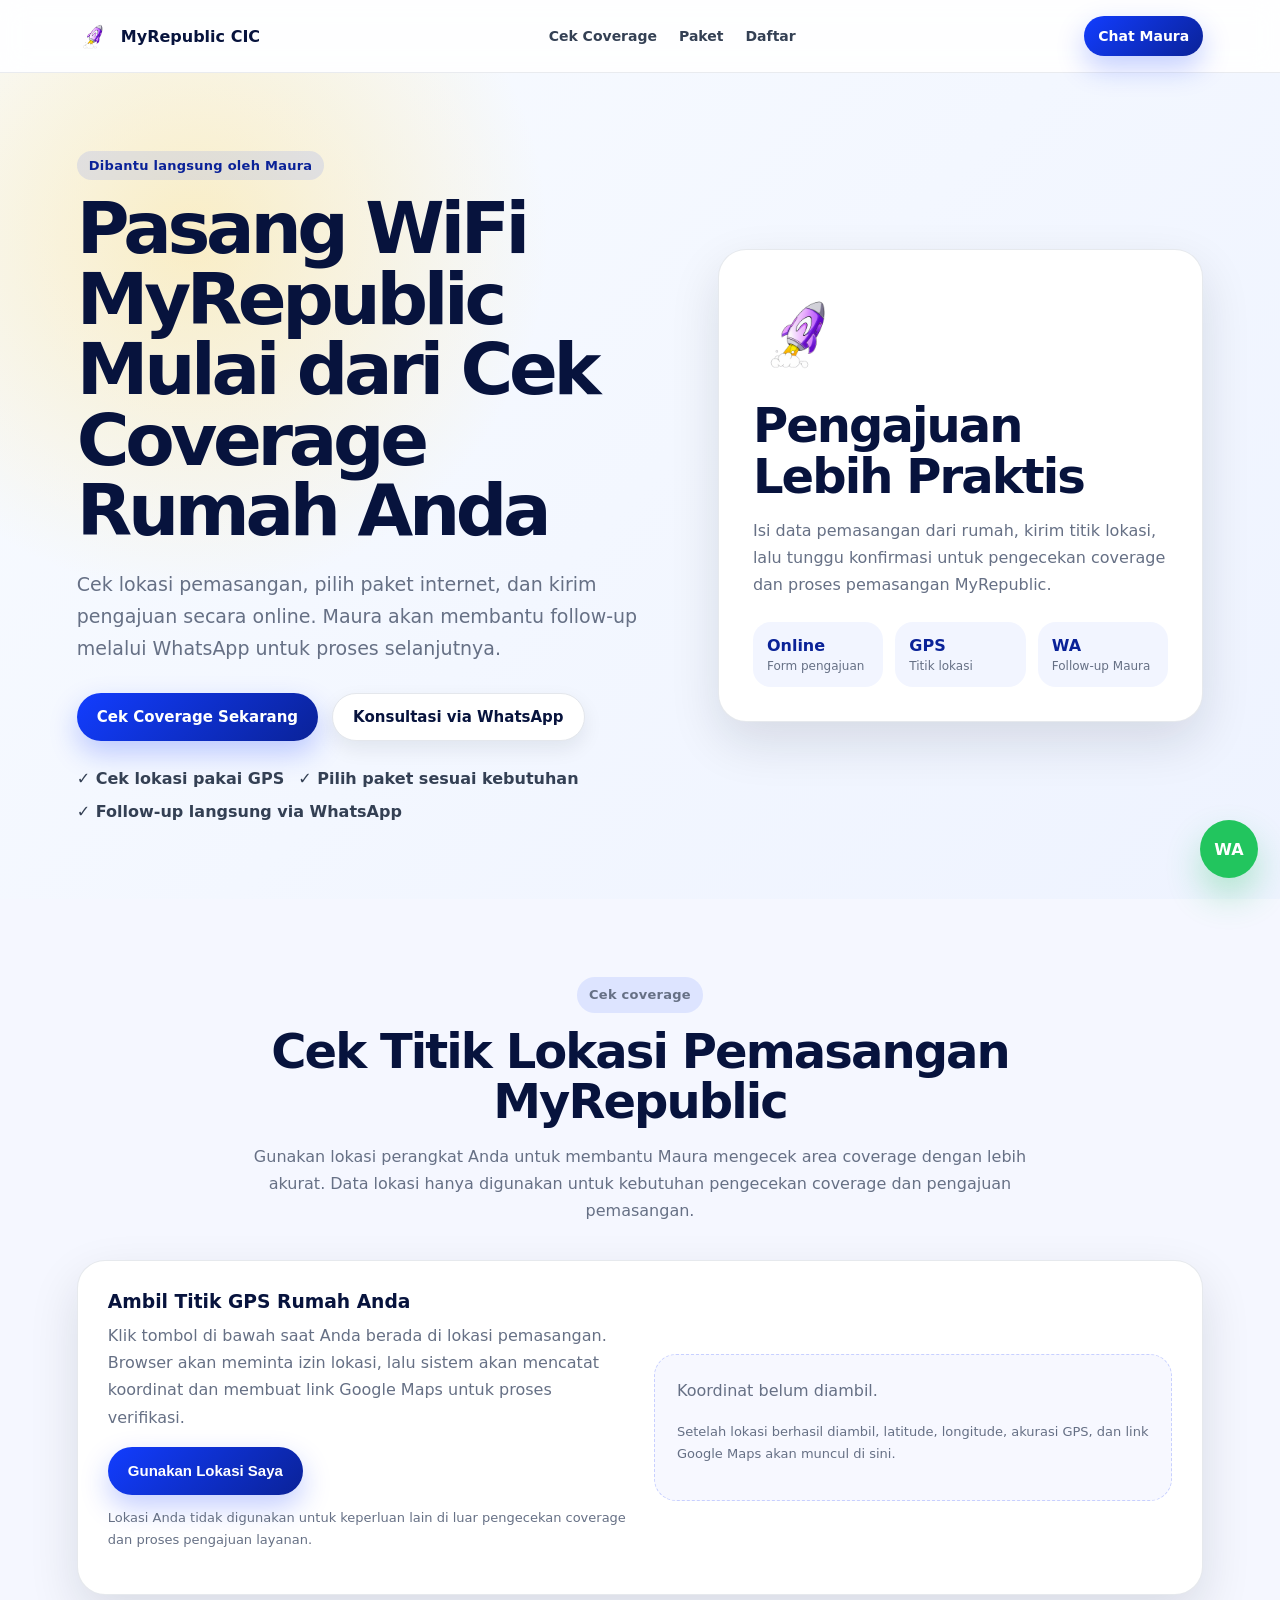
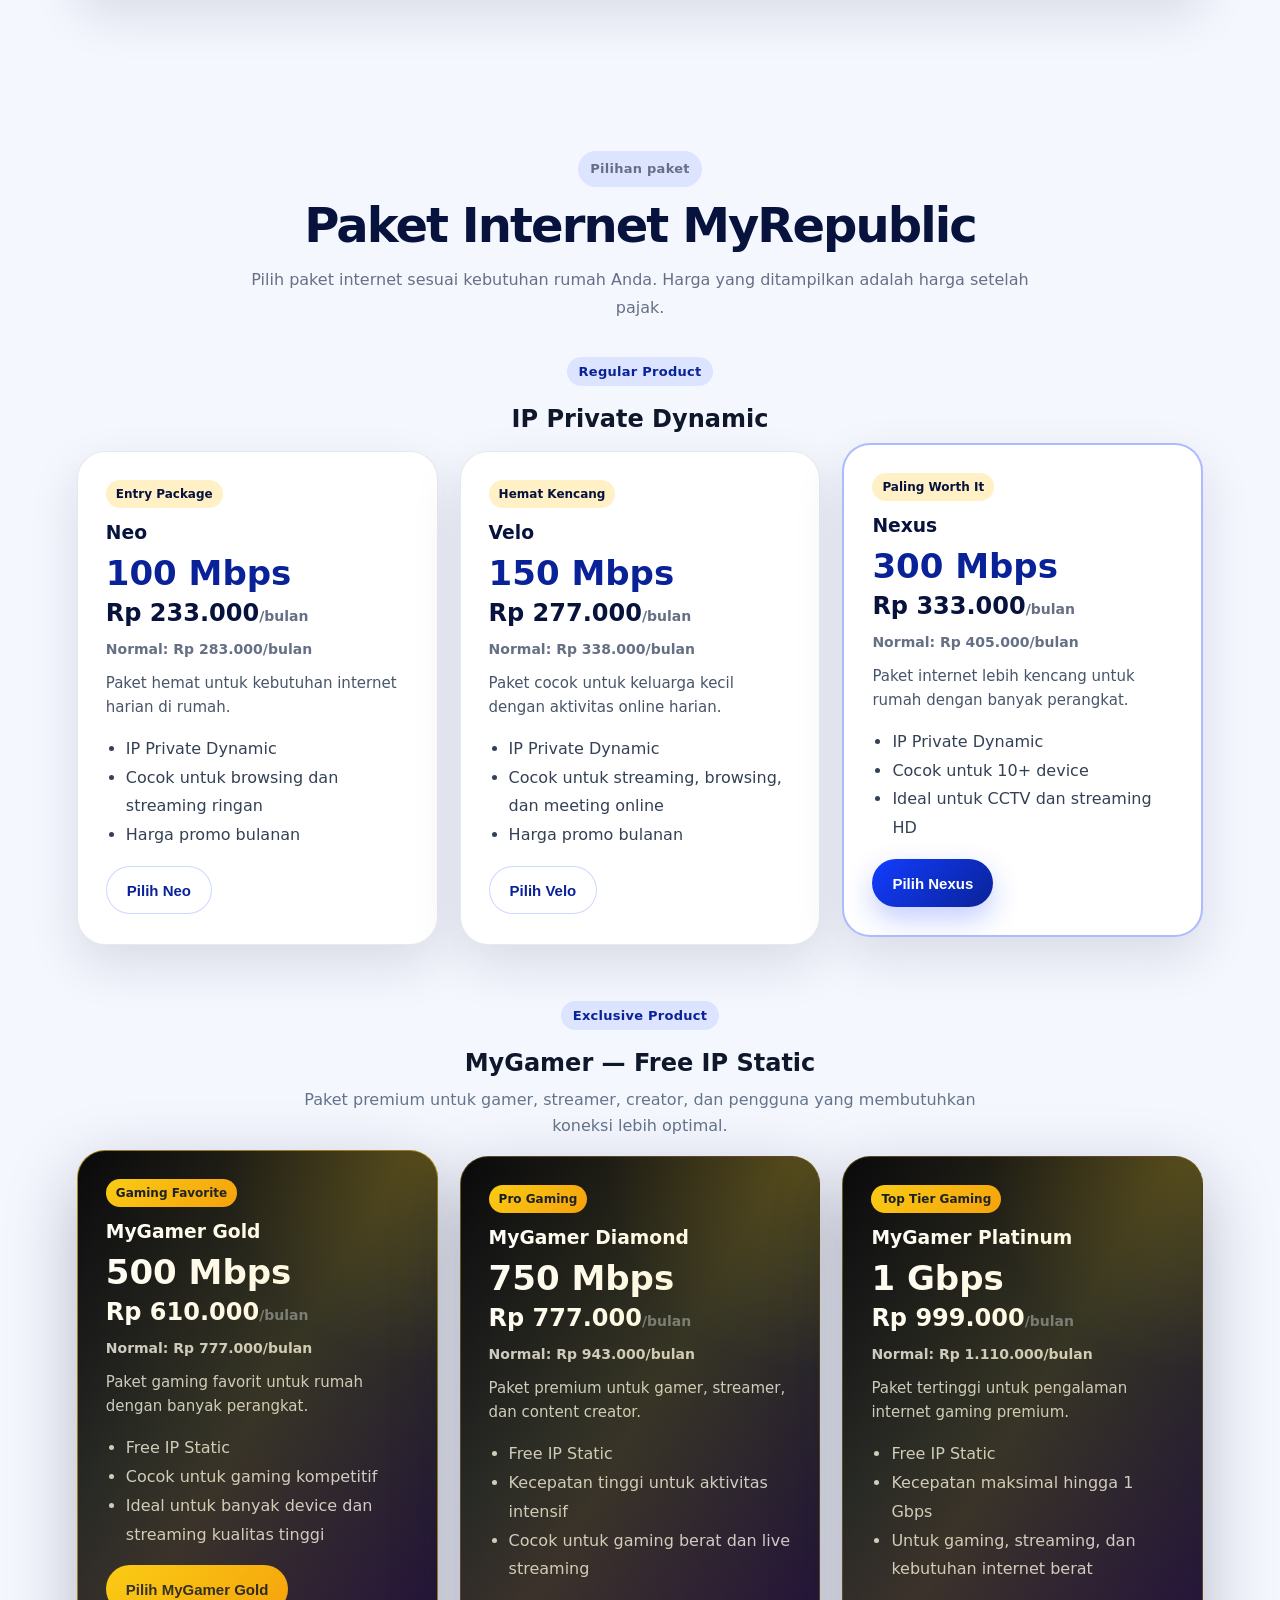
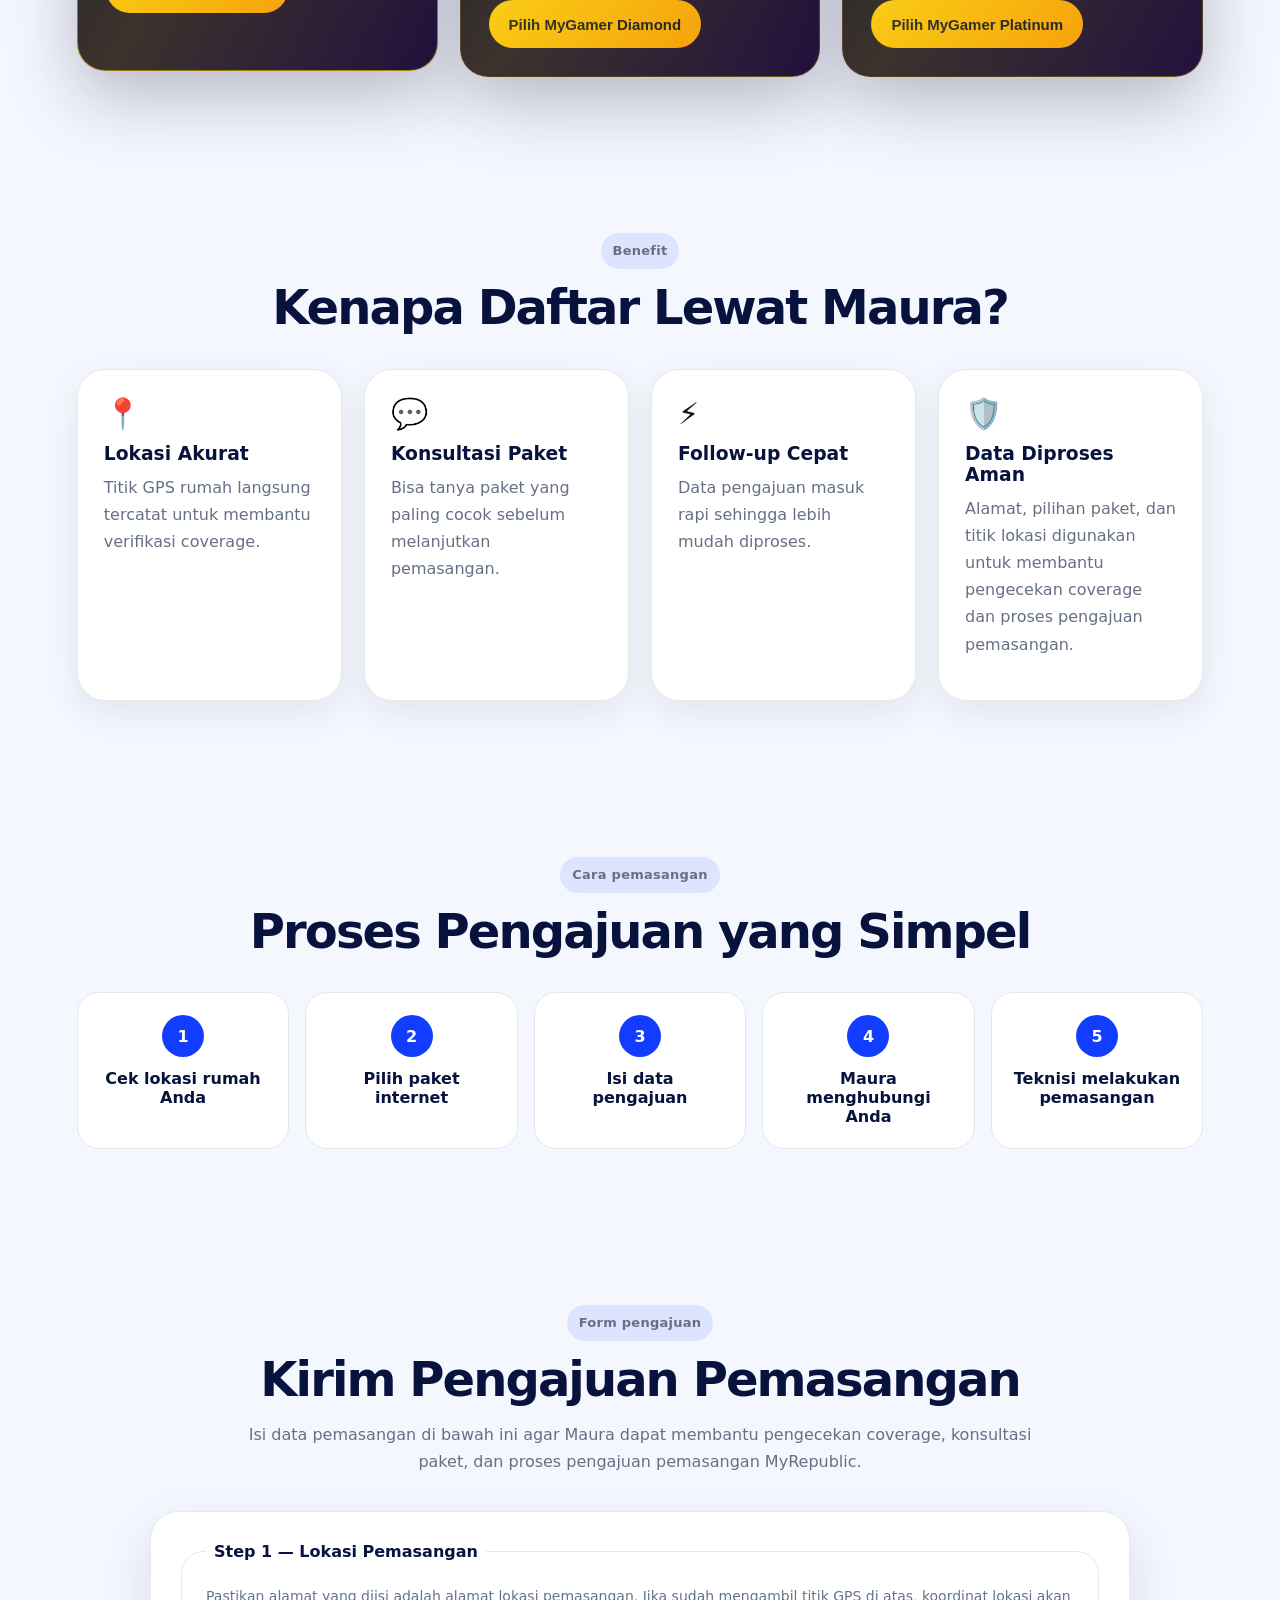
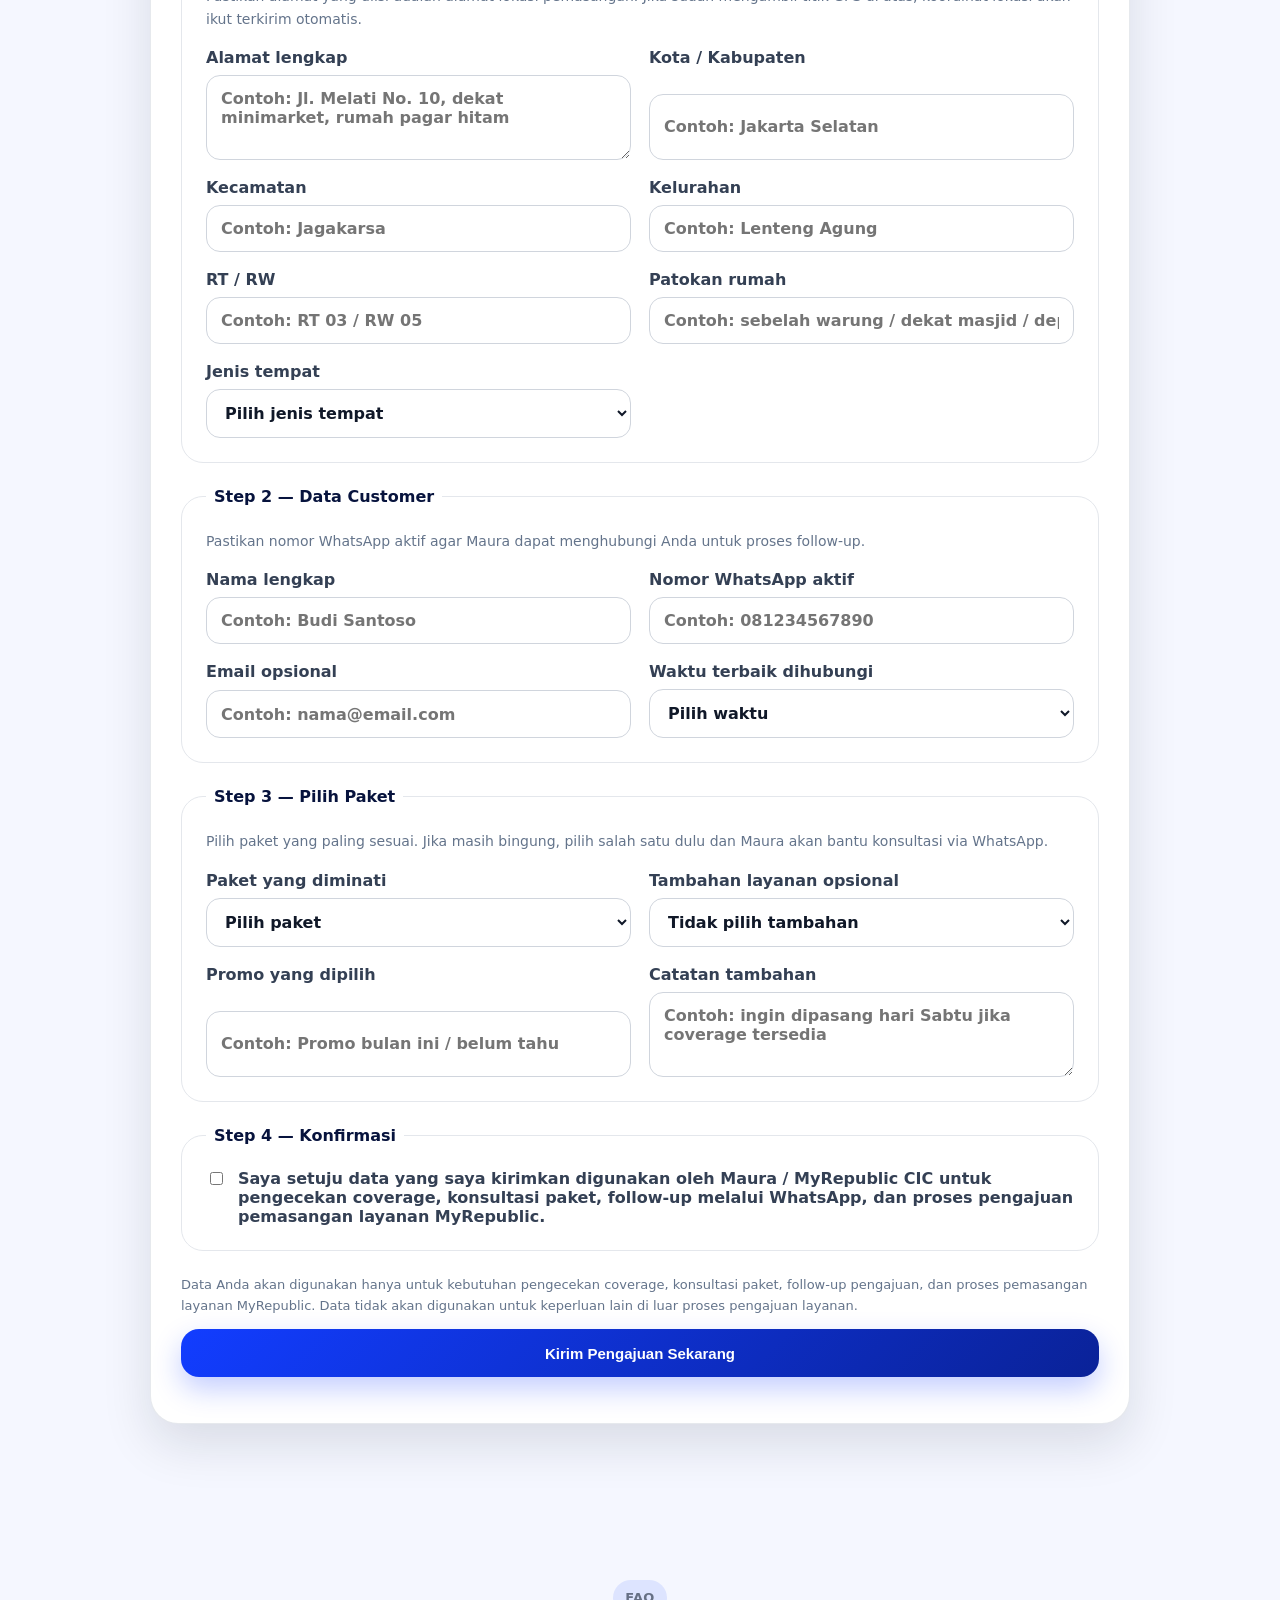
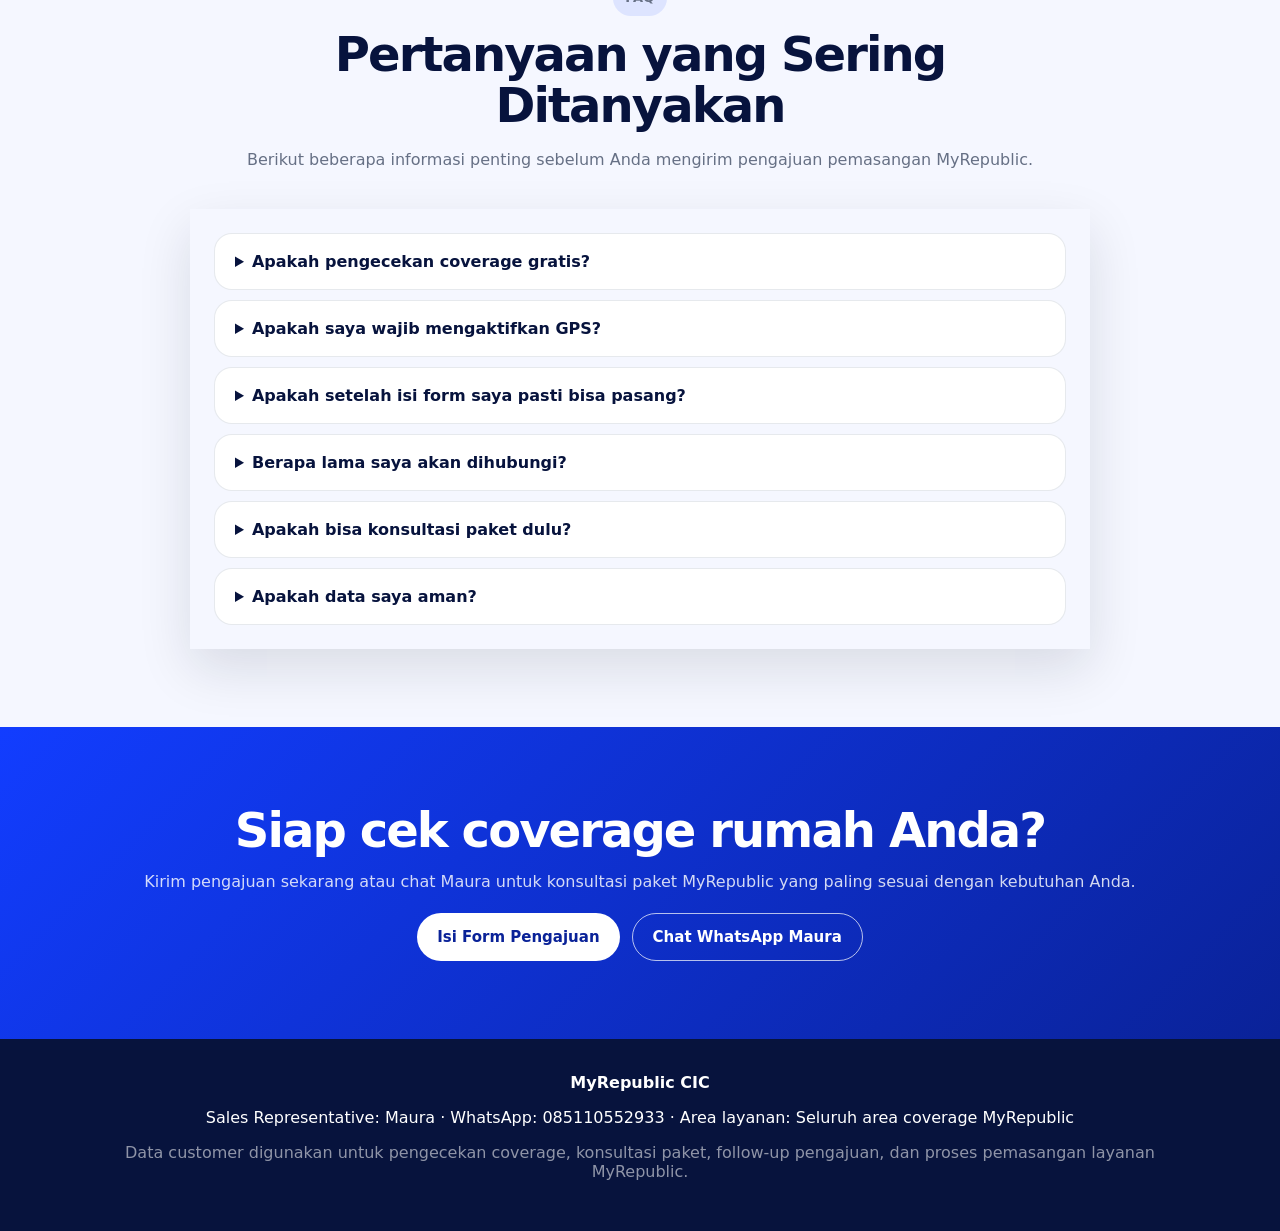
<file: index.html>
<!DOCTYPE html>
<html lang="id">
<head>
  <meta charset="UTF-8" />
  <meta name="viewport" content="width=device-width, initial-scale=1.0" />
  <title>MyRepublic CIC | Cek Coverage & Pasang Internet</title>
  <meta name="description" content="Cek coverage MyRepublic, pilih paket internet, dan kirim pengajuan pemasangan langsung melalui Maura." />
  <link rel="stylesheet" href="styles.css" />
</head>
<body>
  <header class="navbar">
    <a class="brand brand-with-logo" href="#hero">
  <img src="assets/rocket-logo.png" alt="MyRepublic CIC" />
  <span>MyRepublic CIC</span>
</a>
    <nav class="nav-links" aria-label="Navigasi utama">
      <a href="#coverage">Cek Coverage</a>
      <a href="#packages">Paket</a>
      <a href="#form">Daftar</a>
    </nav>
    <a class="btn btn-small btn-primary" id="waTop" href="#" target="_blank" rel="noopener">Chat Maura</a>
  </header>

  <main>
    <section id="hero" class="hero section-pad">
      <div class="hero-content">
        <p class="eyebrow">Dibantu langsung oleh Maura</p>
        
        <h1>Pasang WiFi MyRepublic Mulai dari Cek Coverage Rumah Anda</h1>
        
        <p class="hero-subtitle">
          Cek lokasi pemasangan, pilih paket internet, dan kirim pengajuan secara online.
          Maura akan membantu follow-up melalui WhatsApp untuk proses selanjutnya.
        </p>
        
        <div class="hero-actions">
          <a class="btn btn-primary" href="#coverage">Cek Coverage Sekarang</a>
          <a class="btn btn-secondary" id="waHero" href="#" target="_blank" rel="noopener">
            Konsultasi via WhatsApp
          </a>
    </div>

    <div class="trust-list" aria-label="Keunggulan utama">
      <span>✓ Cek lokasi pakai GPS</span>
      <span>✓ Pilih paket sesuai kebutuhan</span>
      <span>✓ Follow-up langsung via WhatsApp</span>
    </div>
  </div>

  <div class="hero-card" aria-label="Ringkasan layanan">
    <img class="hero-rocket-logo" src="assets/rocket-logo.png" alt="MyRepublic CIC Rocket Logo" />
    <h2>Pengajuan Lebih Praktis</h2>

    <p>
      Isi data pemasangan dari rumah, kirim titik lokasi, lalu tunggu konfirmasi
      untuk pengecekan coverage dan proses pemasangan MyRepublic.
    </p>

    <div class="mini-stat-grid">
      <div>
        <strong>Online</strong>
        <span>Form pengajuan</span>
      </div>
      <div>
        <strong>GPS</strong>
        <span>Titik lokasi</span>
      </div>
      <div>
        <strong>WA</strong>
        <span>Follow-up Maura</span>
      </div>
    </div>
  </div>
</section>

    <section id="coverage" class="section-pad coverage-section">
  <div class="section-header">
    <p class="eyebrow">Cek coverage</p>
    <h2>Cek Titik Lokasi Pemasangan MyRepublic</h2>
    <p>
      Gunakan lokasi perangkat Anda untuk membantu Maura mengecek area coverage dengan lebih akurat.
      Data lokasi hanya digunakan untuk kebutuhan pengecekan coverage dan pengajuan pemasangan.
    </p>
  </div>

  <div class="coverage-card">
    <div>
      <h3>Ambil Titik GPS Rumah Anda</h3>
      <p>
        Klik tombol di bawah saat Anda berada di lokasi pemasangan. Browser akan meminta izin lokasi,
        lalu sistem akan mencatat koordinat dan membuat link Google Maps untuk proses verifikasi.
      </p>

      <button class="btn btn-primary" id="getLocationBtn" type="button">
        Gunakan Lokasi Saya
      </button>

      <p class="privacy-mini">
        Lokasi Anda tidak digunakan untuk keperluan lain di luar pengecekan coverage dan proses pengajuan layanan.
      </p>
    </div>

    <div class="location-result" id="locationResult">
      <p class="muted">Koordinat belum diambil.</p>
      <p class="muted small-text">
        Setelah lokasi berhasil diambil, latitude, longitude, akurasi GPS, dan link Google Maps akan muncul di sini.
      </p>
    </div>
  </div>
</section>

    <section id="packages" class="section-pad">
  <div class="section-header">
    <p class="eyebrow">Pilihan paket</p>
    <h2>Paket Internet MyRepublic</h2>
    <p>
      Pilih paket internet sesuai kebutuhan rumah Anda. Harga yang ditampilkan adalah harga setelah pajak.
    </p>
  </div>

  <div class="package-category">
    <p class="eyebrow">Regular Product</p>
    <h3>IP Private Dynamic</h3>
  </div>

  <div class="package-grid" id="packageGrid">
    <article class="package-card" data-package="Neo 100Mbps">
      <span class="badge">Entry Package</span>
      <h3>Neo</h3>
      <p class="speed">100 Mbps</p>
      <p class="price">Rp 233.000<span>/bulan</span></p>
      <p class="old-price">Normal: Rp 283.000/bulan</p>
      <p class="package-desc">Paket hemat untuk kebutuhan internet harian di rumah.</p>
      <ul>
        <li>IP Private Dynamic</li>
        <li>Cocok untuk browsing dan streaming ringan</li>
        <li>Harga promo bulanan</li>
      </ul>
      <button class="btn btn-outline choose-package" type="button">Pilih Neo</button>
    </article>

    <article class="package-card" data-package="Velo 150Mbps">
      <span class="badge">Hemat Kencang</span>
      <h3>Velo</h3>
      <p class="speed">150 Mbps</p>
      <p class="price">Rp 277.000<span>/bulan</span></p>
      <p class="old-price">Normal: Rp 338.000/bulan</p>
      <p class="package-desc">Paket cocok untuk keluarga kecil dengan aktivitas online harian.</p>
      <ul>
        <li>IP Private Dynamic</li>
        <li>Cocok untuk streaming, browsing, dan meeting online</li>
        <li>Harga promo bulanan</li>
      </ul>
      <button class="btn btn-outline choose-package" type="button">Pilih Velo</button>
    </article>

    <article class="package-card popular" data-package="Nexus 300Mbps">
      <span class="badge">Paling Worth It</span>
      <h3>Nexus</h3>
      <p class="speed">300 Mbps</p>
      <p class="price">Rp 333.000<span>/bulan</span></p>
      <p class="old-price">Normal: Rp 405.000/bulan</p>
      <p class="package-desc">Paket internet lebih kencang untuk rumah dengan banyak perangkat.</p>
      <ul>
        <li>IP Private Dynamic</li>
        <li>Cocok untuk 10+ device</li>
        <li>Ideal untuk CCTV dan streaming HD</li>
      </ul>
      <button class="btn btn-primary choose-package" type="button">Pilih Nexus</button>
    </article>
  </div>

  <div class="package-category package-category-margin">
    <p class="eyebrow">Exclusive Product</p>
    <h3>MyGamer — Free IP Static</h3>
    <p class="category-desc">
      Paket premium untuk gamer, streamer, creator, dan pengguna yang membutuhkan koneksi lebih optimal.
    </p>
  </div>

  <div class="package-grid luxury-package-grid">
    <article class="package-card luxury-card luxury-featured" data-package="MyGamer Gold 500Mbps">
      <span class="badge luxury-badge">Gaming Favorite</span>
      <h3>MyGamer Gold</h3>
      <p class="speed">500 Mbps</p>
      <p class="price">Rp 610.000<span>/bulan</span></p>
      <p class="old-price">Normal: Rp 777.000/bulan</p>
      <p class="package-desc">Paket gaming favorit untuk rumah dengan banyak perangkat.</p>
      <ul>
        <li>Free IP Static</li>
        <li>Cocok untuk gaming kompetitif</li>
        <li>Ideal untuk banyak device dan streaming kualitas tinggi</li>
      </ul>
      <button class="btn btn-luxury choose-package" type="button">Pilih MyGamer Gold</button>
    </article>

    <article class="package-card luxury-card" data-package="MyGamer Diamond 750Mbps">
      <span class="badge luxury-badge">Pro Gaming</span>
      <h3>MyGamer Diamond</h3>
      <p class="speed">750 Mbps</p>
      <p class="price">Rp 777.000<span>/bulan</span></p>
      <p class="old-price">Normal: Rp 943.000/bulan</p>
      <p class="package-desc">Paket premium untuk gamer, streamer, dan content creator.</p>
      <ul>
        <li>Free IP Static</li>
        <li>Kecepatan tinggi untuk aktivitas intensif</li>
        <li>Cocok untuk gaming berat dan live streaming</li>
      </ul>
      <button class="btn btn-luxury choose-package" type="button">Pilih MyGamer Diamond</button>
    </article>

    <article class="package-card luxury-card" data-package="MyGamer Platinum 1Gbps">
      <span class="badge luxury-badge">Top Tier Gaming</span>
      <h3>MyGamer Platinum</h3>
      <p class="speed">1 Gbps</p>
      <p class="price">Rp 999.000<span>/bulan</span></p>
      <p class="old-price">Normal: Rp 1.110.000/bulan</p>
      <p class="package-desc">Paket tertinggi untuk pengalaman internet gaming premium.</p>
      <ul>
        <li>Free IP Static</li>
        <li>Kecepatan maksimal hingga 1 Gbps</li>
        <li>Untuk gaming, streaming, dan kebutuhan internet berat</li>
      </ul>
      <button class="btn btn-luxury choose-package" type="button">Pilih MyGamer Platinum</button>
    </article>
  </div>
</section>

    <section class="section-pad benefits-section">
      <div class="section-header">
        <p class="eyebrow">Benefit</p>
        <h2>Kenapa Daftar Lewat Maura?</h2>
      </div>
      <div class="benefit-grid">
  <div class="benefit-card">
    <span>📍</span>
    <h3>Lokasi Akurat</h3>
    <p>Titik GPS rumah langsung tercatat untuk membantu verifikasi coverage.</p>
  </div>

  <div class="benefit-card">
    <span>💬</span>
    <h3>Konsultasi Paket</h3>
    <p>Bisa tanya paket yang paling cocok sebelum melanjutkan pemasangan.</p>
  </div>

  <div class="benefit-card">
    <span>⚡</span>
    <h3>Follow-up Cepat</h3>
    <p>Data pengajuan masuk rapi sehingga lebih mudah diproses.</p>
  </div>

  <div class="benefit-card">
    <span>🛡️</span>
    <h3>Data Diproses Aman</h3>
    <p>Alamat, pilihan paket, dan titik lokasi digunakan untuk membantu pengecekan coverage dan proses pengajuan pemasangan.</p>
  </div>
</div>
    </section>

    <section class="section-pad steps-section">
      <div class="section-header">
        <p class="eyebrow">Cara pemasangan</p>
        <h2>Proses Pengajuan yang Simpel</h2>
      </div>
      <div class="steps">
        <div><span>1</span><p>Cek lokasi rumah Anda</p></div>
        <div><span>2</span><p>Pilih paket internet</p></div>
        <div><span>3</span><p>Isi data pengajuan</p></div>
        <div><span>4</span><p>Maura menghubungi Anda</p></div>
        <div><span>5</span><p>Teknisi melakukan pemasangan</p></div>
      </div>
    </section>

    <section id="form" class="section-pad form-section">
  <div class="section-header">
    <p class="eyebrow">Form pengajuan</p>
    <h2>Kirim Pengajuan Pemasangan</h2>
    <p>
      Isi data pemasangan di bawah ini agar Maura dapat membantu pengecekan coverage,
      konsultasi paket, dan proses pengajuan pemasangan MyRepublic.
    </p>
  </div>

  <form id="leadForm" class="lead-form">
    <fieldset>
      <legend>Step 1 — Lokasi Pemasangan</legend>

      <p class="form-helper">
        Pastikan alamat yang diisi adalah alamat lokasi pemasangan. Jika sudah mengambil titik GPS di atas,
        koordinat lokasi akan ikut terkirim otomatis.
      </p>

      <div class="form-grid">
        <label>
          Alamat lengkap
          <textarea
            name="address"
            rows="3"
            required
            placeholder="Contoh: Jl. Melati No. 10, dekat minimarket, rumah pagar hitam"
          ></textarea>
        </label>

        <label>
          Kota / Kabupaten
          <input name="city" required placeholder="Contoh: Jakarta Selatan" />
        </label>

        <label>
          Kecamatan
          <input name="district" required placeholder="Contoh: Jagakarsa" />
        </label>

        <label>
          Kelurahan
          <input name="village" required placeholder="Contoh: Lenteng Agung" />
        </label>

        <label>
          RT / RW
          <input name="rtrw" placeholder="Contoh: RT 03 / RW 05" />
        </label>

        <label>
          Patokan rumah
          <input name="landmark" placeholder="Contoh: sebelah warung / dekat masjid / depan gang" />
        </label>

        <label>
          Jenis tempat
          <select name="propertyType" required>
            <option value="">Pilih jenis tempat</option>
            <option value="Rumah">Rumah</option>
            <option value="Kos">Kos</option>
            <option value="Apartemen">Apartemen</option>
            <option value="Ruko">Ruko</option>
            <option value="Kantor">Kantor</option>
          </select>
        </label>
      </div>
    </fieldset>

    <fieldset>
      <legend>Step 2 — Data Customer</legend>

      <p class="form-helper">
        Pastikan nomor WhatsApp aktif agar Maura dapat menghubungi Anda untuk proses follow-up.
      </p>

      <div class="form-grid">
        <label>
          Nama lengkap
          <input name="fullName" required placeholder="Contoh: Budi Santoso" />
        </label>

        <label>
          Nomor WhatsApp aktif
          <input name="whatsapp" required placeholder="Contoh: 081234567890" />
        </label>

        <label>
          Email opsional
          <input type="email" name="email" placeholder="Contoh: nama@email.com" />
        </label>

        <label>
          Waktu terbaik dihubungi
          <select name="contactTime" required>
            <option value="">Pilih waktu</option>
            <option value="Pagi">Pagi</option>
            <option value="Siang">Siang</option>
            <option value="Sore">Sore</option>
            <option value="Malam">Malam</option>
          </select>
        </label>
      </div>
    </fieldset>

    <fieldset>
  <legend>Step 3 — Pilih Paket</legend>

  <p class="form-helper">
    Pilih paket yang paling sesuai. Jika masih bingung, pilih salah satu dulu dan Maura akan bantu konsultasi via WhatsApp.
  </p>

  <div class="form-grid">
    <label>
      Paket yang diminati
      <select name="packageName" id="packageSelect" required>
        <option value="">Pilih paket</option>

        <option value="Neo 100Mbps">Neo 100Mbps</option>
        <option value="Velo 150Mbps">Velo 150Mbps</option>
        <option value="Nexus 300Mbps">Nexus 300Mbps</option>

        <option value="MyGamer Gold 500Mbps">MyGamer Gold 500Mbps</option>
        <option value="MyGamer Diamond 750Mbps">MyGamer Diamond 750Mbps</option>
        <option value="MyGamer Platinum 1Gbps">MyGamer Platinum 1Gbps</option>
      </select>
    </label>

    <label>
      Tambahan layanan opsional
      <select name="sideProduct">
        <option value="">Tidak pilih tambahan</option>
        <option value="ComboTV">ComboTV - Rp 95.000/bulan</option>
      </select>
    </label>

    <label>
      Promo yang dipilih
      <input name="promo" placeholder="Contoh: Promo bulan ini / belum tahu" />
    </label>

    <label>
      Catatan tambahan
      <textarea
        name="notes"
        rows="3"
        placeholder="Contoh: ingin dipasang hari Sabtu jika coverage tersedia"
      ></textarea>
    </label>
  </div>
</fieldset>

    <fieldset>
      <legend>Step 4 — Konfirmasi</legend>

      <label class="checkbox-label">
        <input type="checkbox" name="consent" required />
        <span>
          Saya setuju data yang saya kirimkan digunakan oleh Maura / MyRepublic CIC untuk pengecekan coverage,
          konsultasi paket, follow-up melalui WhatsApp, dan proses pengajuan pemasangan layanan MyRepublic.
        </span>
      </label>
    </fieldset>

    <p class="privacy-note">
      Data Anda akan digunakan hanya untuk kebutuhan pengecekan coverage, konsultasi paket,
      follow-up pengajuan, dan proses pemasangan layanan MyRepublic. Data tidak akan digunakan
      untuk keperluan lain di luar proses pengajuan layanan.
    </p>

    <input type="hidden" name="latitude" id="latitude" />
    <input type="hidden" name="longitude" id="longitude" />
    <input type="hidden" name="accuracy" id="accuracy" />
    <input type="hidden" name="mapsUrl" id="mapsUrl" />

    <button class="btn btn-primary btn-full" type="submit">
      Kirim Pengajuan Sekarang
    </button>

    <p class="form-message" id="formMessage" role="status"></p>
  </form>
</section>

    <section class="section-pad faq-section">
  <div class="section-header">
    <p class="eyebrow">FAQ</p>
    <h2>Pertanyaan yang Sering Ditanyakan</h2>
    <p>
      Berikut beberapa informasi penting sebelum Anda mengirim pengajuan pemasangan MyRepublic.
    </p>
  </div>

  <div class="faq-list">
    <details>
      <summary>Apakah pengecekan coverage gratis?</summary>
      <p>
        Ya, pengajuan dan pengecekan awal coverage dapat dilakukan tanpa biaya melalui website ini.
      </p>
    </details>

    <details>
      <summary>Apakah saya wajib mengaktifkan GPS?</summary>
      <p>
        Sangat disarankan. Titik GPS membantu Maura mendapatkan koordinat lokasi pemasangan dengan lebih akurat.
        Anda tetap perlu mengisi alamat lengkap dan patokan rumah.
      </p>
    </details>

    <details>
      <summary>Apakah setelah isi form saya pasti bisa pasang?</summary>
      <p>
        Belum tentu. Data lokasi akan dicek terlebih dahulu untuk memastikan area Anda masuk coverage dan memungkinkan untuk proses pemasangan.
      </p>
    </details>

    <details>
      <summary>Berapa lama saya akan dihubungi?</summary>
      <p>
        Maura akan melakukan follow-up melalui WhatsApp setelah data pengajuan diterima. Pastikan nomor WhatsApp yang Anda isi aktif.
      </p>
    </details>

    <details>
      <summary>Apakah bisa konsultasi paket dulu?</summary>
      <p>
        Bisa. Anda dapat memilih paket yang diminati terlebih dahulu, lalu Maura akan membantu menjelaskan paket yang paling sesuai dengan kebutuhan rumah Anda.
      </p>
    </details>

    <details>
      <summary>Apakah data saya aman?</summary>
      <p>
        Data yang dikirimkan digunakan untuk pengecekan coverage, konsultasi paket, follow-up pengajuan, dan proses pemasangan layanan MyRepublic.
        Hindari mengirim data sensitif seperti KTP sebelum diminta melalui proses resmi.
      </p>
    </details>
  </div>
</section>

<section class="cta-section section-pad">
  <h2>Siap cek coverage rumah Anda?</h2>
  <p>
    Kirim pengajuan sekarang atau chat Maura untuk konsultasi paket MyRepublic yang paling sesuai dengan kebutuhan Anda.
  </p>
  <div class="cta-actions">
    <a class="btn btn-light" href="#form">Isi Form Pengajuan</a>
    <a class="btn btn-light-outline" id="waBottom" href="#" target="_blank" rel="noopener">Chat WhatsApp Maura</a>
  </div>
</section>
</main>

<footer class="footer">
  <p><strong>MyRepublic CIC</strong></p>
  <p>Sales Representative: Maura · WhatsApp: 085110552933 · Area layanan: Seluruh area coverage MyRepublic</p>
  <p class="muted">
    Data customer digunakan untuk pengecekan coverage, konsultasi paket, follow-up pengajuan, dan proses pemasangan layanan MyRepublic.
  </p>
</footer>

  <a class="floating-wa" id="waFloat" href="#" target="_blank" rel="noopener" aria-label="Chat WhatsApp Maura">WA</a>
  <script src="app.js?v=4"></script>
</body>
</html>
</file>
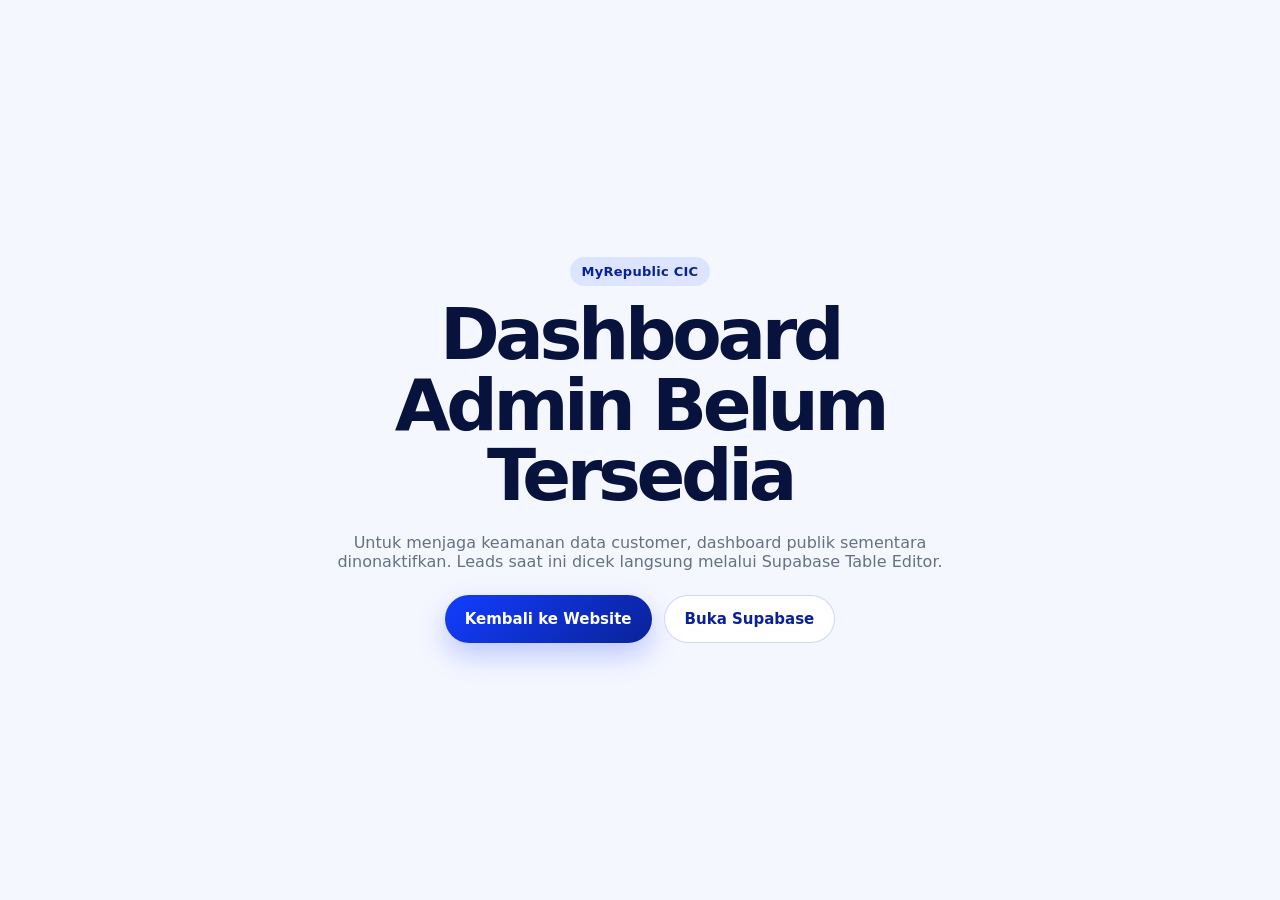
<file: dashboard.html>
<!DOCTYPE html>
<html lang="id">
<head>
  <meta charset="UTF-8" />
  <meta name="viewport" content="width=device-width, initial-scale=1.0" />
  <title>Dashboard Dinonaktifkan - MyRepublic CIC</title>
  <link rel="stylesheet" href="styles.css" />
</head>
<body>
  <main class="container" style="min-height: 100vh; display: flex; align-items: center; justify-content: center;">
    <section class="card" style="max-width: 620px; text-align: center;">
      <p class="eyebrow">MyRepublic CIC</p>
      <h1>Dashboard Admin Belum Tersedia</h1>
      <p class="muted">
        Untuk menjaga keamanan data customer, dashboard publik sementara dinonaktifkan.
        Leads saat ini dicek langsung melalui Supabase Table Editor.
      </p>

      <div style="margin-top: 24px; display: flex; gap: 12px; justify-content: center; flex-wrap: wrap;">
        <a class="btn btn-primary" href="index.html">Kembali ke Website</a>
        <a class="btn btn-outline" href="https://supabase.com/dashboard" target="_blank" rel="noopener">
          Buka Supabase
        </a>
      </div>
    </section>
  </main>
</body>
</html>
</file>
<file: styles.css>
:root {
  --blue: #123dff;
  --blue-dark: #0a2298;
  --navy: #07133d;
  --yellow: #ffd65a;
  --orange: #ff8a2a;
  --bg: #f5f7ff;
  --card: #ffffff;
  --text: #101828;
  --muted: #667085;
  --border: #e4e7ec;
  --shadow: 0 20px 50px rgba(16, 24, 40, .12);
}
* { box-sizing: border-box; }
html { scroll-behavior: smooth; }
body { margin: 0; font-family: Inter, ui-sans-serif, system-ui, -apple-system, BlinkMacSystemFont, "Segoe UI", sans-serif; color: var(--text); background: var(--bg); }
a { color: inherit; text-decoration: none; }
.navbar { position: sticky; top: 0; z-index: 50; display: flex; align-items: center; justify-content: space-between; gap: 24px; padding: 16px 6%; background: rgba(255,255,255,.88); backdrop-filter: blur(14px); border-bottom: 1px solid rgba(228,231,236,.8); }
.brand { display: flex; align-items: center; gap: 10px; font-weight: 800; color: var(--navy); }
.brand-mark { display: inline-grid; place-items: center; width: 36px; height: 36px; border-radius: 12px; background: linear-gradient(135deg, var(--blue), var(--blue-dark)); color: white; box-shadow: 0 10px 25px rgba(18,61,255,.25); }
.nav-links { display: flex; align-items: center; gap: 22px; color: #344054; font-weight: 600; font-size: 14px; }
.nav-links a:hover { color: var(--blue); }
.section-pad { padding: 78px 6%; }
.hero { display: grid; grid-template-columns: 1.1fr .9fr; min-height: calc(100vh - 76px); align-items: center; gap: 48px; background: radial-gradient(circle at 15% 20%, rgba(255,214,90,.35), transparent 28%), linear-gradient(135deg, #f8fbff, #eef3ff); }
.eyebrow { display: inline-flex; padding: 7px 12px; border-radius: 999px; background: rgba(18,61,255,.1); color: var(--blue-dark); font-weight: 800; font-size: 13px; letter-spacing: .02em; }
h1, h2, h3, p { margin-top: 0; }
h1 { font-size: clamp(42px, 7vw, 72px); line-height: .98; letter-spacing: -0.06em; color: var(--navy); margin-bottom: 22px; }
h2 { font-size: clamp(30px, 4vw, 48px); line-height: 1.05; letter-spacing: -0.04em; color: var(--navy); margin-bottom: 16px; }
h3 { color: var(--navy); margin-bottom: 10px; }
.hero-subtitle, .section-header p, .hero-card p, .benefit-card p, .coverage-card p, .faq-list p { color: var(--muted); line-height: 1.7; }
.hero-subtitle { max-width: 670px; font-size: 19px; }
.hero-actions, .trust-list { display: flex; flex-wrap: wrap; align-items: center; gap: 14px; margin-top: 28px; }
.trust-list span { color: #344054; font-weight: 700; }
.btn { display: inline-flex; align-items: center; justify-content: center; min-height: 48px; padding: 12px 20px; border-radius: 999px; border: 0; cursor: pointer; font-weight: 800; transition: transform .2s ease, box-shadow .2s ease, background .2s ease; font-size: 15px; }
.btn:hover { transform: translateY(-2px); }
.btn-primary { color: white; background: linear-gradient(135deg, var(--blue), var(--blue-dark)); box-shadow: 0 12px 28px rgba(18,61,255,.25); }
.btn-secondary { color: var(--navy); background: white; border: 1px solid var(--border); box-shadow: 0 8px 20px rgba(16, 24, 40, .08); }
.btn-outline { color: var(--blue-dark); background: white; border: 1px solid rgba(18,61,255,.2); }
.btn-light { color: var(--blue-dark); background: white; }
.btn-small { min-height: 40px; padding: 9px 14px; font-size: 14px; }
.btn-full { width: 100%; border-radius: 18px; }
.hero-card, .coverage-card, .package-card, .benefit-card, .lead-form, .faq-list details, .dashboard-actions, .table-wrap { background: var(--card); border: 1px solid rgba(228,231,236,.9); box-shadow: var(--shadow); border-radius: 28px; }
.hero-card { padding: 34px; }
.signal-icon {
  width: 64px;
  height: 64px;
  border-radius: 18px;
  background: #ffb82e;
  color: #06114a;
  display: flex;
  align-items: center;
  justify-content: center;
  font-weight: 900;
  font-size: 22px;
}
.mini-stat-grid { display: grid; grid-template-columns: repeat(3, 1fr); gap: 12px; margin-top: 24px; }
.mini-stat-grid div { padding: 14px; border-radius: 18px; background: #f2f5ff; }
.mini-stat-grid strong { display: block; color: var(--blue-dark); }
.mini-stat-grid span { display: block; color: var(--muted); font-size: 12px; margin-top: 4px; }
.section-header { text-align: center; max-width: 820px; margin: 0 auto 36px; }
.section-header.left { text-align: left; margin-left: 0; }
.coverage-card { display: grid; grid-template-columns: 1fr 1fr; gap: 28px; align-items: center; padding: 30px; }
.location-result { border-radius: 22px; background: #f7f8ff; padding: 22px; min-height: 140px; border: 1px dashed #c8d0ff; }
.muted { color: var(--muted); }
.package-grid, .benefit-grid { display: grid; grid-template-columns: repeat(3, 1fr); gap: 22px; }
.package-card { padding: 28px; position: relative; overflow: hidden; }
.package-card.popular { border: 2px solid rgba(18,61,255,.35); transform: translateY(-8px); }
.badge { display: inline-flex; padding: 7px 10px; border-radius: 999px; background: rgba(255,214,90,.35); font-weight: 800; color: var(--navy); font-size: 12px; margin-bottom: 14px; }
.speed { font-size: 34px; font-weight: 900; color: var(--blue-dark); margin-bottom: 6px; }
.price { font-weight: 900; color: var(--navy); font-size: 24px; }
.price span { color: var(--muted); font-weight: 600; font-size: 14px; }
.package-grid-two { grid-template-columns: repeat(2, minmax(0, 1fr)); max-width: 980px; margin: 0 auto; }
.old-price { margin-top: -10px; color: var(--muted); font-size: 14px; font-weight: 700; }

ul { padding-left: 20px; color: #344054; line-height: 1.8; }
.benefit-grid { grid-template-columns: repeat(4, 1fr); }
.benefit-card { padding: 26px; box-shadow: 0 12px 35px rgba(16, 24, 40, .08); }
.benefit-card span { font-size: 30px; display: inline-block; margin-bottom: 12px; }
.steps { display: grid; grid-template-columns: repeat(5, 1fr); gap: 16px; }
.steps div { background: white; border-radius: 22px; padding: 22px; border: 1px solid var(--border); text-align: center; }
.steps span { display: inline-grid; place-items: center; width: 42px; height: 42px; border-radius: 50%; background: var(--blue); color: white; font-weight: 900; margin-bottom: 12px; }
.steps p { margin-bottom: 0; font-weight: 800; color: var(--navy); }
.lead-form { max-width: 980px; margin: auto; padding: 30px; }
fieldset { border: 1px solid var(--border); border-radius: 22px; padding: 24px; margin: 0 0 24px; }
legend { font-weight: 900; color: var(--navy); padding: 0 8px; }
.form-grid { display: grid; grid-template-columns: repeat(2, 1fr); gap: 18px; }
label { display: grid; gap: 8px; color: #344054; font-weight: 700; }
input, select, textarea { width: 100%; border: 1px solid #d0d5dd; border-radius: 14px; padding: 13px 14px; font: inherit; background: #fff; color: var(--text); }
input:focus, select:focus, textarea:focus { outline: 3px solid rgba(18,61,255,.13); border-color: var(--blue); }
.checkbox-label { display: flex; align-items: flex-start; gap: 12px; }
.checkbox-label input { width: 18px; margin-top: 3px; }
.form-message { margin: 16px 0 0; font-weight: 800; color: var(--blue-dark); }
.faq-list { max-width: 900px; margin: auto; padding: 14px; box-shadow: var(--shadow); }
.faq-list details { box-shadow: none; border-radius: 18px; padding: 18px 20px; margin: 10px; }
.faq-list summary { cursor: pointer; font-weight: 900; color: var(--navy); }
.cta-section { text-align: center; color: white; background: linear-gradient(135deg, var(--blue), var(--blue-dark)); }
.cta-section h2 { color: white; }
.cta-section p { color: rgba(255,255,255,.82); }
.footer { padding: 34px 6%; background: var(--navy); color: white; text-align: center; }
.footer .muted { color: rgba(255,255,255,.55); }
.floating-wa { position: fixed; right: 22px; bottom: 22px; z-index: 60; display: grid; place-items: center; width: 58px; height: 58px; border-radius: 50%; color: white; background: #22c55e; box-shadow: 0 18px 35px rgba(34,197,94,.3); font-weight: 900; }
.dashboard-page { min-height: 80vh; }
.dashboard-actions { display: flex; justify-content: space-between; gap: 18px; align-items: end; padding: 18px; margin: 26px 0; }
.table-wrap { overflow-x: auto; padding: 8px; }
.leads-table { width: 100%; border-collapse: collapse; min-width: 1100px; }
.leads-table th, .leads-table td { padding: 14px; border-bottom: 1px solid var(--border); text-align: left; vertical-align: top; }
.leads-table th { color: var(--navy); font-size: 13px; text-transform: uppercase; letter-spacing: .04em; }
.leads-table td { color: #344054; }
.status-select { min-width: 180px; }
.privacy-note {
  margin-top: 10px;
  font-size: 13px;
  line-height: 1.6;
  color: #64748b;
}
.package-desc {
  margin: 12px 0 16px;
  color: #475569;
  line-height: 1.6;
  font-size: 15px;
}
.privacy-mini {
  margin-top: 12px;
  font-size: 13px;
  line-height: 1.6;
  color: #64748b;
}
.form-helper {
  margin: 0 0 18px;
  font-size: 14px;
  line-height: 1.6;
  color: #64748b;
}

.cta-actions {
  display: flex;
  gap: 12px;
  justify-content: center;
  flex-wrap: wrap;
  margin-top: 22px;
}

.package-category {
  margin: 36px 0 18px;
  text-align: center;
}

.package-category h3 {
  margin: 6px 0 0;
  font-size: 24px;
  color: #0f172a;
}

.package-category-margin {
  margin-top: 56px;
}

.package-category {
  margin: 36px 0 18px;
  text-align: center;
}

.package-category h3 {
  margin: 6px 0 0;
  font-size: 24px;
  color: #0f172a;
}

.hero-rocket-logo {
  width: 96px;
  height: 96px;
  object-fit: contain;
  display: block;
  margin-bottom: 20px;
}

.brand-with-logo {
  display: inline-flex;
  align-items: center;
  gap: 10px;
}

.brand-with-logo img {
  width: 34px;
  height: 34px;
  object-fit: contain;
}

.category-desc {
  max-width: 680px;
  margin: 10px auto 0;
  color: #64748b;
  line-height: 1.6;
}

.package-category-margin {
  margin-top: 56px;
}

.luxury-package-grid {
  align-items: stretch;
}

.luxury-card {
  position: relative;
  overflow: hidden;
  background:
    radial-gradient(circle at top right, rgba(250, 204, 21, 0.18), transparent 34%),
    linear-gradient(145deg, #09090b 0%, #111827 45%, #24103f 100%);
  color: #ffffff;
  border: 1px solid rgba(250, 204, 21, 0.28);
  box-shadow: 0 24px 70px rgba(15, 23, 42, 0.28);
}

.luxury-card::before {
  content: "";
  position: absolute;
  inset: -1px;
  background: linear-gradient(120deg, transparent, rgba(250, 204, 21, 0.16), transparent);
  pointer-events: none;
}

.luxury-card h3,
.luxury-card .speed,
.luxury-card .price {
  color: #ffffff;
}

.luxury-card .old-price,
.luxury-card .package-desc,
.luxury-card li {
  color: rgba(255, 255, 255, 0.78);
}

.luxury-badge {
  background: linear-gradient(135deg, #facc15, #f59e0b);
  color: #111827;
  border: none;
}

.luxury-featured {
  border-color: rgba(250, 204, 21, 0.58);
  transform: translateY(-6px);
}

.btn-luxury {
  background: linear-gradient(135deg, #facc15, #f59e0b);
  color: #111827;
  border: none;
}

.btn-luxury:hover {
  filter: brightness(1.05);
  transform: translateY(-1px);
}

.btn-light-outline {
  background: transparent;
  color: #ffffff;
  border: 1px solid rgba(255, 255, 255, 0.7);
}

.btn-light-outline:hover {
  background: rgba(255, 255, 255, 0.12);
}

.small-text {
  font-size: 13px;
  margin-top: 6px;
}
@media (max-width: 980px) {
  .hero, .coverage-card { grid-template-columns: 1fr; }
  .package-grid, .benefit-grid, .steps { grid-template-columns: 1fr 1fr; }
  .package-card.popular { transform: none; }
}
@media (max-width: 720px) {
  .navbar { align-items: flex-start; flex-direction: column; }
  .nav-links { width: 100%; overflow-x: auto; padding-bottom: 4px; }
  .section-pad { padding: 56px 5%; }
  .hero { min-height: auto; }
  .package-grid, .benefit-grid, .steps, .form-grid, .mini-stat-grid { grid-template-columns: 1fr; }
  h1 { font-size: 40px; }
  .dashboard-actions { flex-direction: column; align-items: stretch; }
}
</file>
